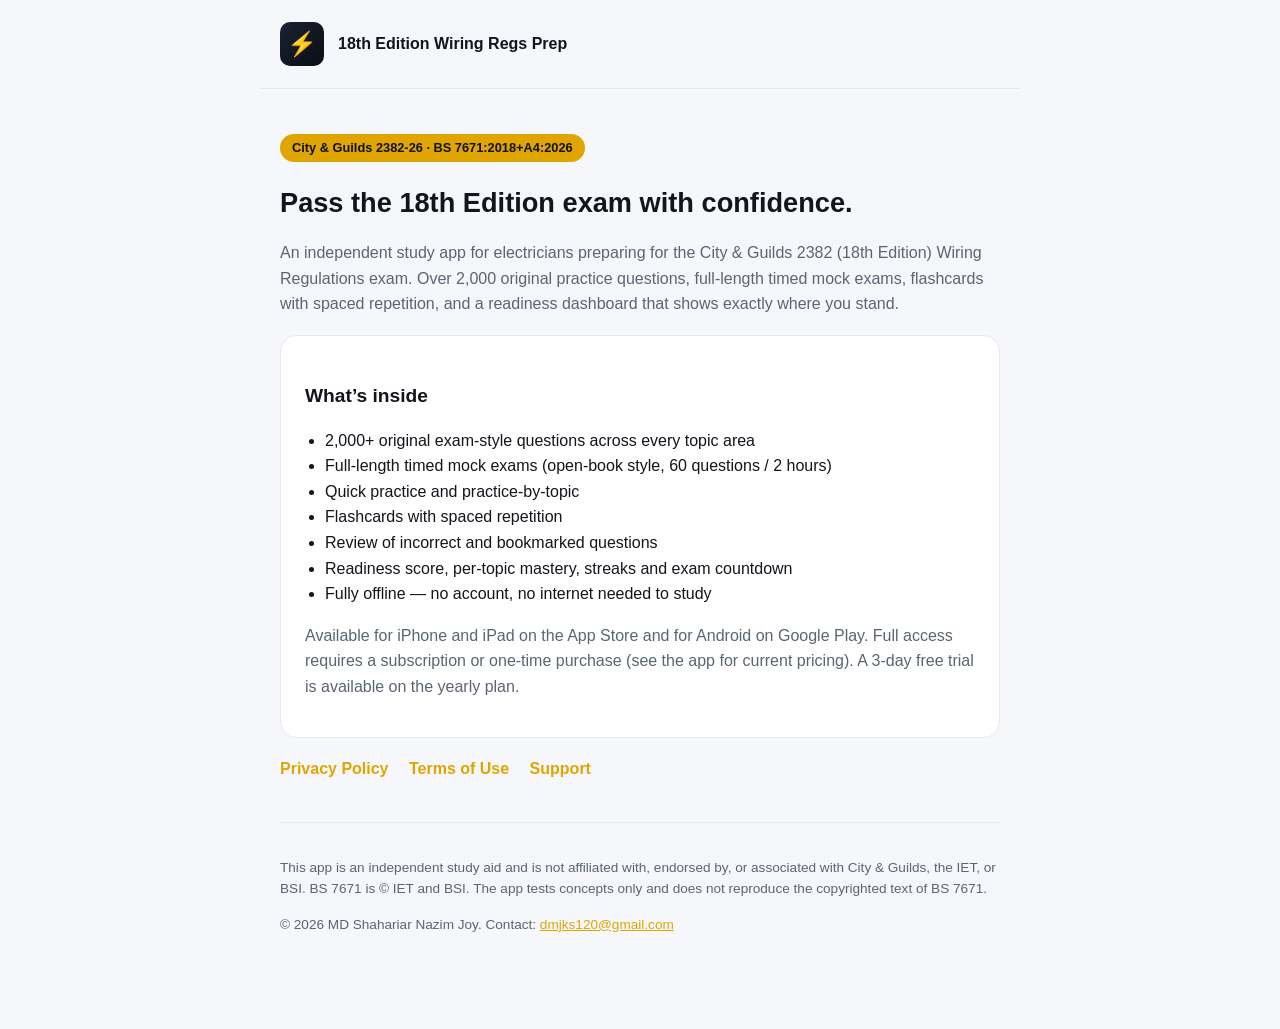
<file: index.html>
<!doctype html>
<html lang="en">
<head>
<meta charset="utf-8">
<meta name="viewport" content="width=device-width,initial-scale=1">
<title>18th Edition Wiring Regs Prep — BS 7671 Exam Practice</title>
<meta name="description" content="Practice for the City & Guilds 2382 (18th Edition) BS 7671 electrician exam with 2,000+ questions, timed mock exams, flashcards and progress tracking.">
<link rel="stylesheet" href="style.css">
</head>
<body>
<header class="top">
  <div class="logo">⚡️</div>
  <strong>18th Edition Wiring Regs Prep</strong>
</header>
<div class="wrap">
  <p class="pill">City &amp; Guilds 2382-26 · BS 7671:2018+A4:2026</p>
  <h1>Pass the 18th Edition exam with confidence.</h1>
  <p class="muted">An independent study app for electricians preparing for the City &amp; Guilds 2382 (18th Edition) Wiring Regulations exam. Over 2,000 original practice questions, full-length timed mock exams, flashcards with spaced repetition, and a readiness dashboard that shows exactly where you stand.</p>

  <div class="card">
    <h2 style="border:0;margin-top:0">What’s inside</h2>
    <ul>
      <li>2,000+ original exam-style questions across every topic area</li>
      <li>Full-length timed mock exams (open-book style, 60 questions / 2 hours)</li>
      <li>Quick practice and practice-by-topic</li>
      <li>Flashcards with spaced repetition</li>
      <li>Review of incorrect and bookmarked questions</li>
      <li>Readiness score, per-topic mastery, streaks and exam countdown</li>
      <li>Fully offline — no account, no internet needed to study</li>
    </ul>
    <p class="muted">Available for iPhone and iPad on the App Store and for Android on Google Play. Full access requires a subscription or one-time purchase (see the app for current pricing). A 3-day free trial is available on the yearly plan.</p>
  </div>

  <nav>
    <a href="privacy.html">Privacy Policy</a>
    <a href="terms.html">Terms of Use</a>
    <a href="support.html">Support</a>
  </nav>

  <footer>
    <p>This app is an independent study aid and is not affiliated with, endorsed by, or associated with City &amp; Guilds, the IET, or BSI. BS 7671 is © IET and BSI. The app tests concepts only and does not reproduce the copyrighted text of BS 7671.</p>
    <p>© 2026 MD Shahariar Nazim Joy. Contact: <a href="mailto:dmjks120@gmail.com">dmjks120@gmail.com</a></p>
  </footer>
</div>
</body>
</html>
</file>
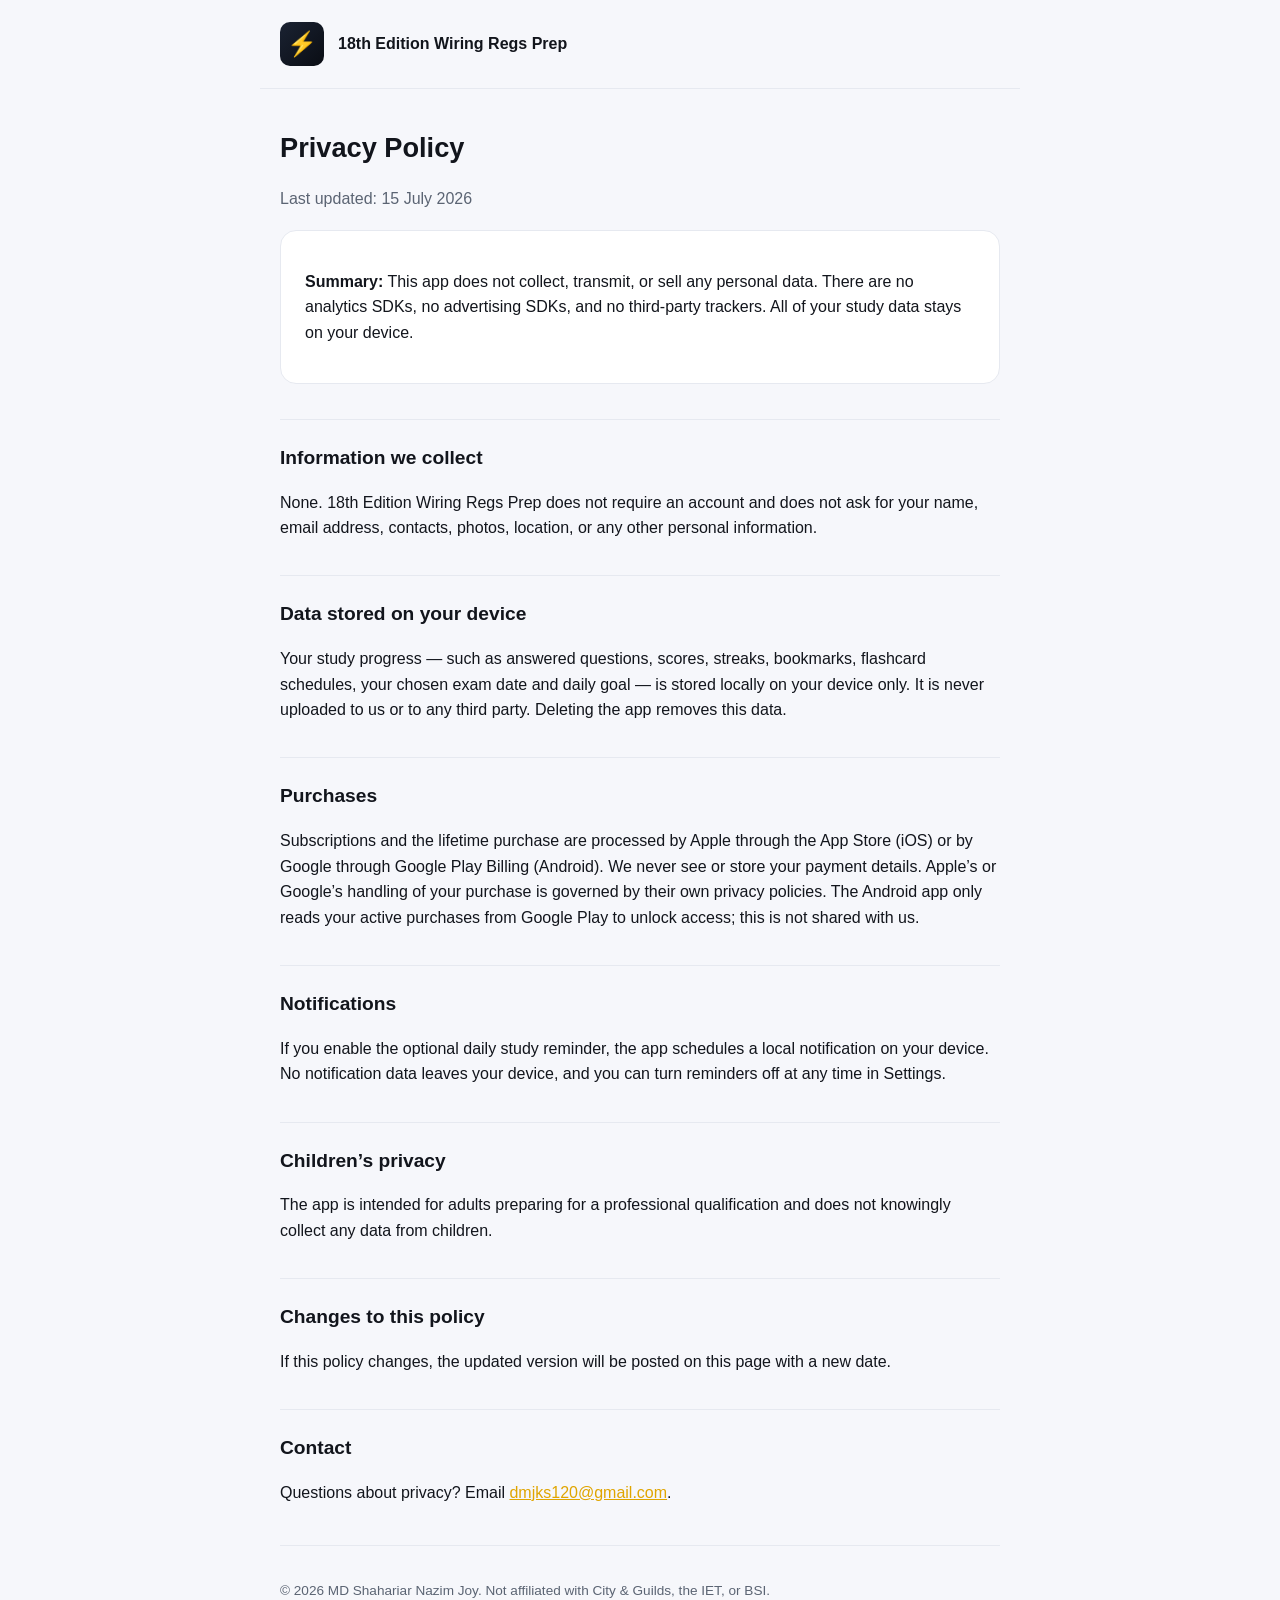
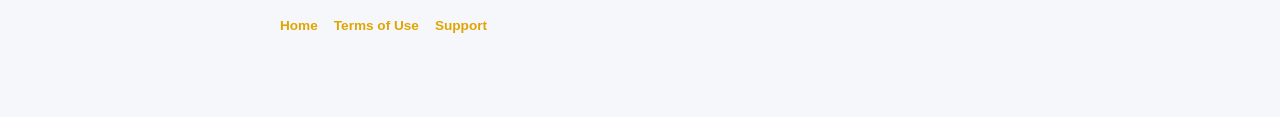
<file: privacy.html>
<!doctype html>
<html lang="en">
<head>
<meta charset="utf-8">
<meta name="viewport" content="width=device-width,initial-scale=1">
<title>Privacy Policy — 18th Edition Wiring Regs Prep</title>
<meta name="description" content="Privacy policy for 18th Edition Wiring Regs Prep. The app collects no personal data; all study data stays on your device.">
<link rel="stylesheet" href="style.css">
</head>
<body>
<header class="top"><div class="logo">⚡️</div><strong>18th Edition Wiring Regs Prep</strong></header>
<div class="wrap">
  <h1>Privacy Policy</h1>
  <p class="muted">Last updated: 15 July 2026</p>

  <div class="card">
    <p><strong>Summary:</strong> This app does not collect, transmit, or sell any personal data. There are no analytics SDKs, no advertising SDKs, and no third-party trackers. All of your study data stays on your device.</p>
  </div>

  <h2>Information we collect</h2>
  <p>None. 18th Edition Wiring Regs Prep does not require an account and does not ask for your name, email address, contacts, photos, location, or any other personal information.</p>

  <h2>Data stored on your device</h2>
  <p>Your study progress — such as answered questions, scores, streaks, bookmarks, flashcard schedules, your chosen exam date and daily goal — is stored locally on your device only. It is never uploaded to us or to any third party. Deleting the app removes this data.</p>

  <h2>Purchases</h2>
  <p>Subscriptions and the lifetime purchase are processed by Apple through the App Store (iOS) or by Google through Google Play Billing (Android). We never see or store your payment details. Apple’s or Google’s handling of your purchase is governed by their own privacy policies. The Android app only reads your active purchases from Google Play to unlock access; this is not shared with us.</p>

  <h2>Notifications</h2>
  <p>If you enable the optional daily study reminder, the app schedules a local notification on your device. No notification data leaves your device, and you can turn reminders off at any time in Settings.</p>

  <h2>Children’s privacy</h2>
  <p>The app is intended for adults preparing for a professional qualification and does not knowingly collect any data from children.</p>

  <h2>Changes to this policy</h2>
  <p>If this policy changes, the updated version will be posted on this page with a new date.</p>

  <h2>Contact</h2>
  <p>Questions about privacy? Email <a href="mailto:dmjks120@gmail.com">dmjks120@gmail.com</a>.</p>

  <footer>
    <p>© 2026 MD Shahariar Nazim Joy. Not affiliated with City &amp; Guilds, the IET, or BSI.</p>
    <nav><a href="index.html">Home</a><a href="terms.html">Terms of Use</a><a href="support.html">Support</a></nav>
  </footer>
</div>
</body>
</html>
</file>
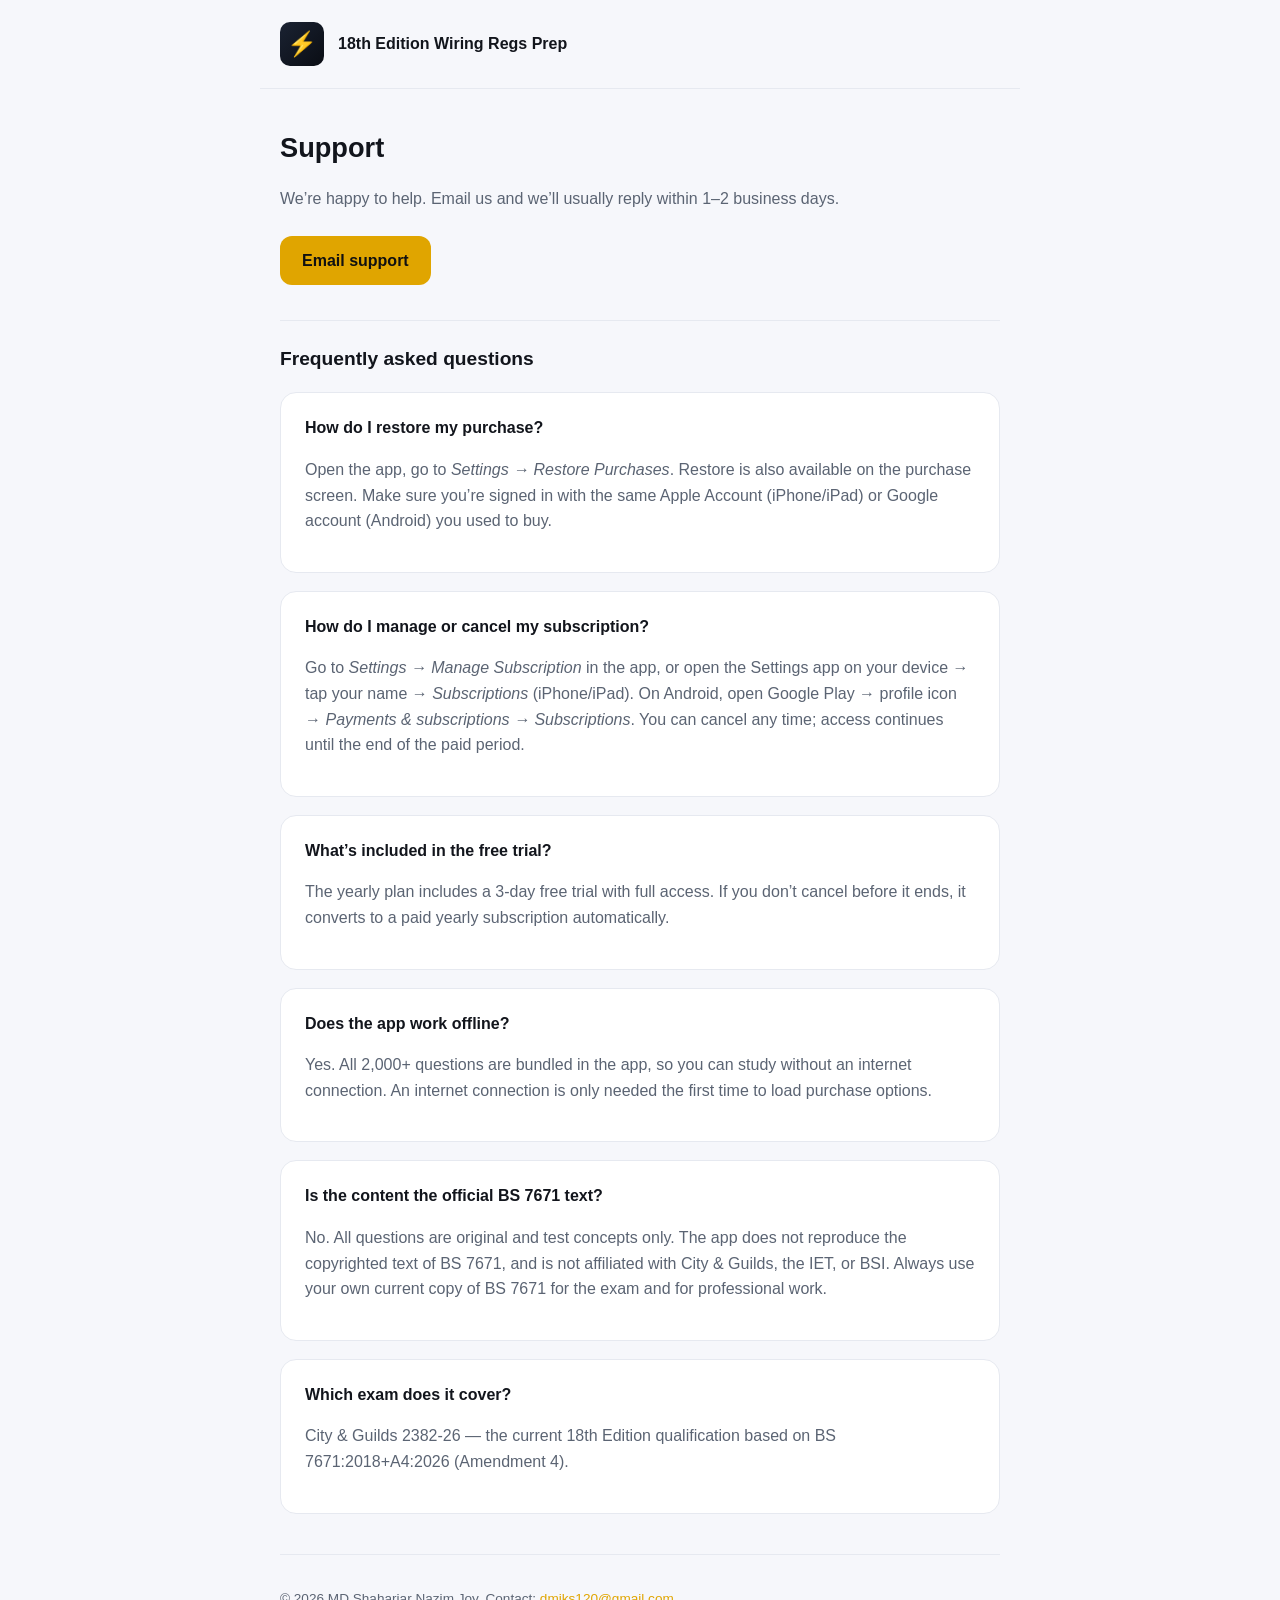
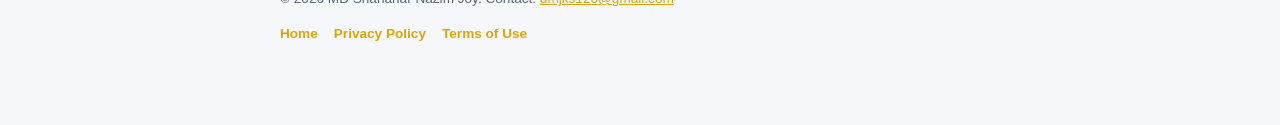
<file: support.html>
<!doctype html>
<html lang="en">
<head>
<meta charset="utf-8">
<meta name="viewport" content="width=device-width,initial-scale=1">
<title>Support — 18th Edition Wiring Regs Prep</title>
<meta name="description" content="Support and FAQ for 18th Edition Wiring Regs Prep — restore purchases, manage subscriptions, and contact.">
<link rel="stylesheet" href="style.css">
</head>
<body>
<header class="top"><div class="logo">⚡️</div><strong>18th Edition Wiring Regs Prep</strong></header>
<div class="wrap">
  <h1>Support</h1>
  <p class="muted">We’re happy to help. Email us and we’ll usually reply within 1–2 business days.</p>
  <a class="btn" href="mailto:dmjks120@gmail.com">Email support</a>

  <h2>Frequently asked questions</h2>

  <div class="card">
    <strong>How do I restore my purchase?</strong>
    <p class="muted">Open the app, go to <em>Settings → Restore Purchases</em>. Restore is also available on the purchase screen. Make sure you’re signed in with the same Apple Account (iPhone/iPad) or Google account (Android) you used to buy.</p>
  </div>

  <div class="card">
    <strong>How do I manage or cancel my subscription?</strong>
    <p class="muted">Go to <em>Settings → Manage Subscription</em> in the app, or open the Settings app on your device → tap your name → <em>Subscriptions</em> (iPhone/iPad). On Android, open Google Play → profile icon → <em>Payments &amp; subscriptions → Subscriptions</em>. You can cancel any time; access continues until the end of the paid period.</p>
  </div>

  <div class="card">
    <strong>What’s included in the free trial?</strong>
    <p class="muted">The yearly plan includes a 3-day free trial with full access. If you don’t cancel before it ends, it converts to a paid yearly subscription automatically.</p>
  </div>

  <div class="card">
    <strong>Does the app work offline?</strong>
    <p class="muted">Yes. All 2,000+ questions are bundled in the app, so you can study without an internet connection. An internet connection is only needed the first time to load purchase options.</p>
  </div>

  <div class="card">
    <strong>Is the content the official BS 7671 text?</strong>
    <p class="muted">No. All questions are original and test concepts only. The app does not reproduce the copyrighted text of BS 7671, and is not affiliated with City &amp; Guilds, the IET, or BSI. Always use your own current copy of BS 7671 for the exam and for professional work.</p>
  </div>

  <div class="card">
    <strong>Which exam does it cover?</strong>
    <p class="muted">City &amp; Guilds 2382-26 — the current 18th Edition qualification based on BS 7671:2018+A4:2026 (Amendment 4).</p>
  </div>

  <footer>
    <p>© 2026 MD Shahariar Nazim Joy. Contact: <a href="mailto:dmjks120@gmail.com">dmjks120@gmail.com</a></p>
    <nav><a href="index.html">Home</a><a href="privacy.html">Privacy Policy</a><a href="terms.html">Terms of Use</a></nav>
  </footer>
</div>
</body>
</html>
</file>
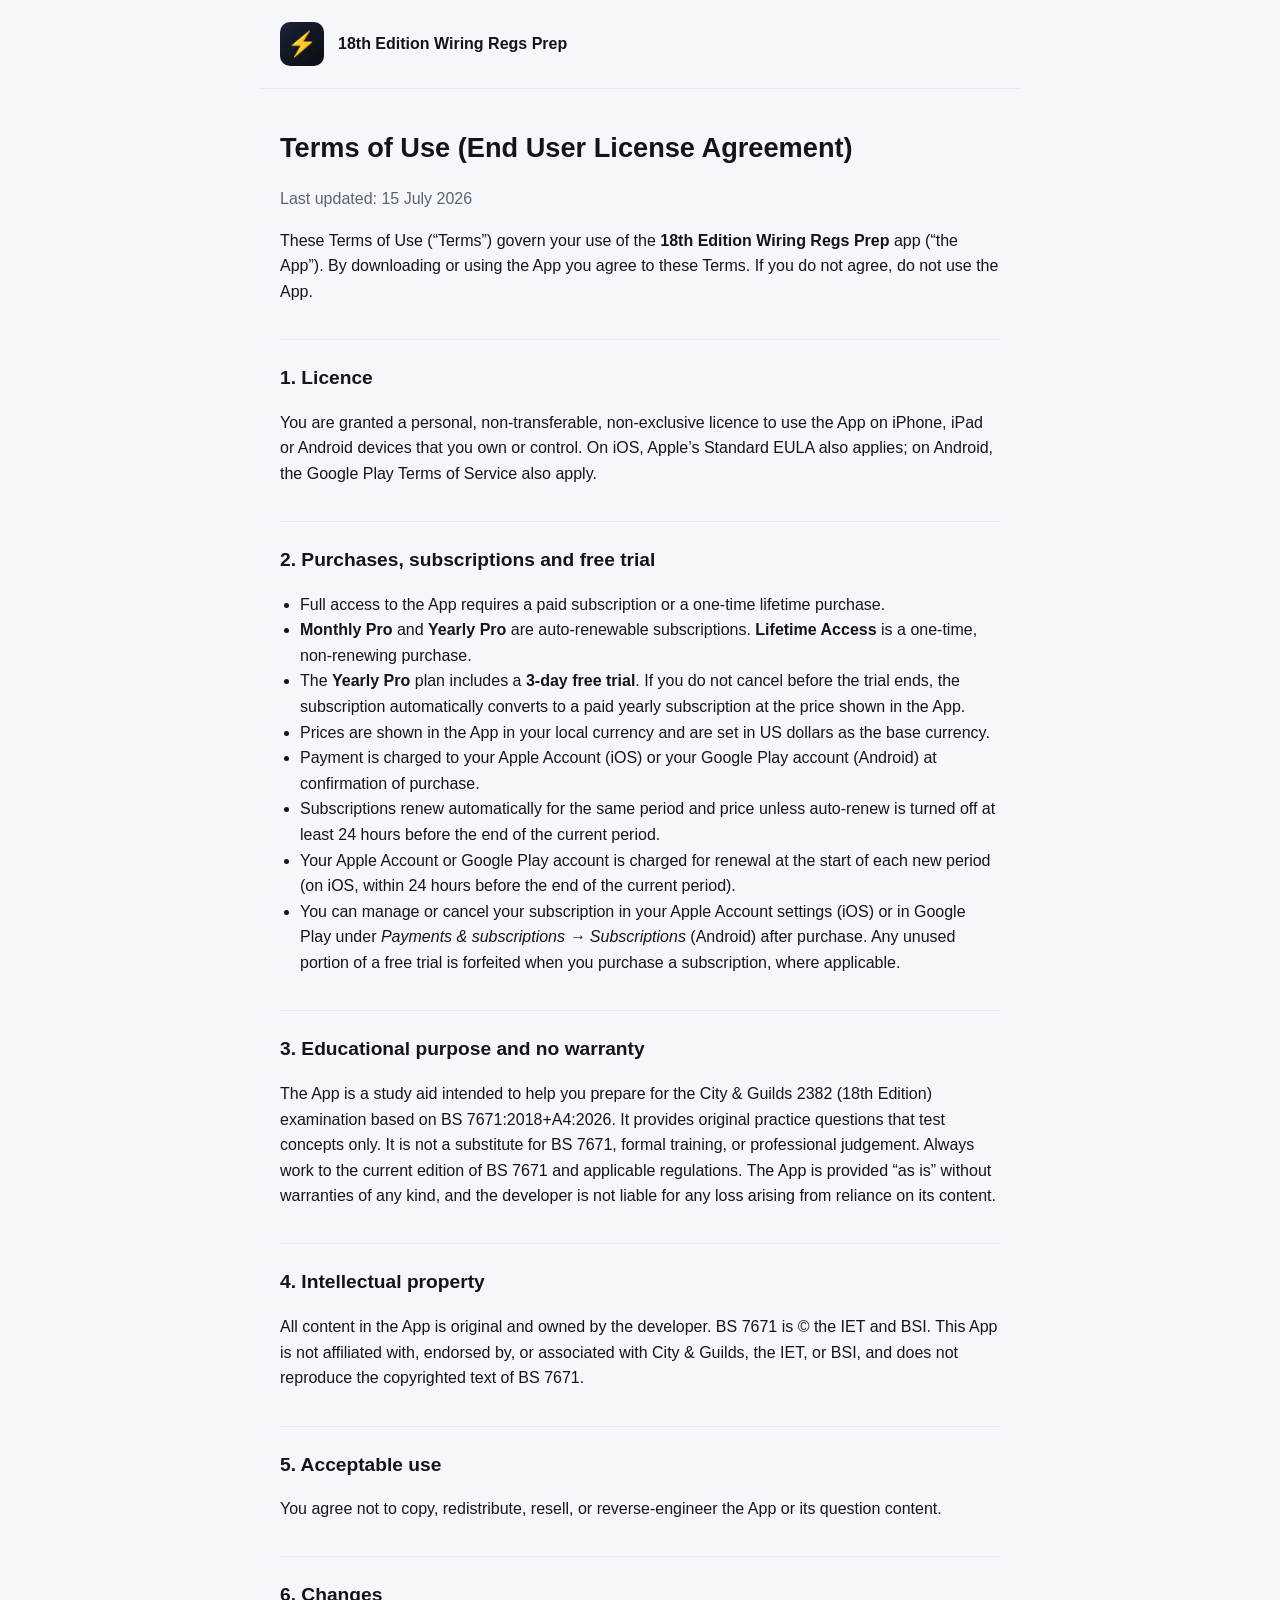
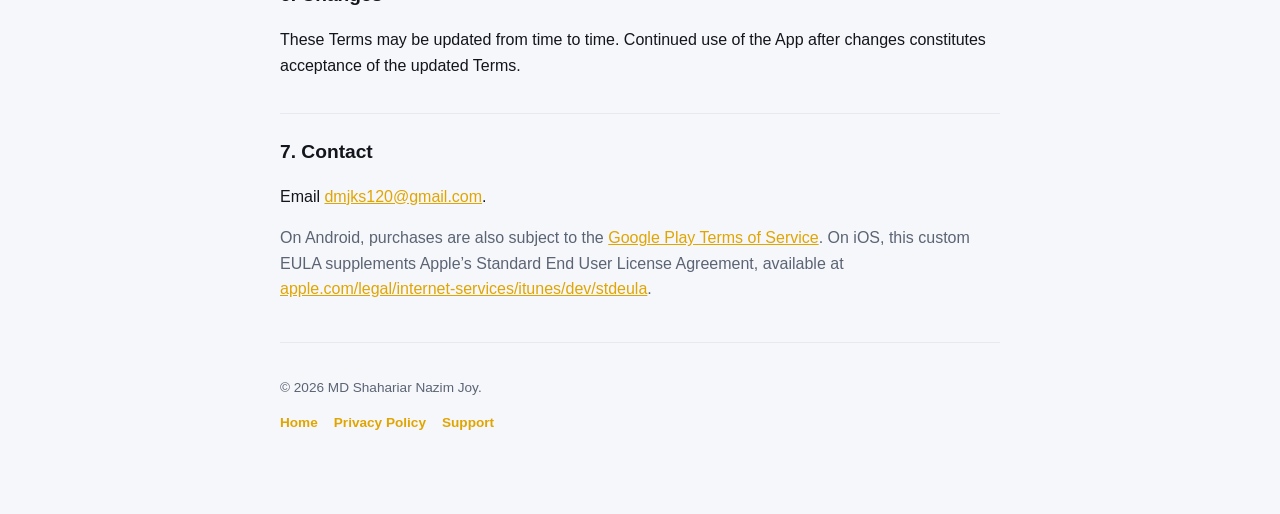
<file: terms.html>
<!doctype html>
<html lang="en">
<head>
<meta charset="utf-8">
<meta name="viewport" content="width=device-width,initial-scale=1">
<title>Terms of Use (EULA) — 18th Edition Wiring Regs Prep</title>
<meta name="description" content="Terms of Use and End User License Agreement for 18th Edition Wiring Regs Prep, including auto-renewable subscription terms.">
<link rel="stylesheet" href="style.css">
</head>
<body>
<header class="top"><div class="logo">⚡️</div><strong>18th Edition Wiring Regs Prep</strong></header>
<div class="wrap">
  <h1>Terms of Use (End User License Agreement)</h1>
  <p class="muted">Last updated: 15 July 2026</p>

  <p>These Terms of Use (“Terms”) govern your use of the <strong>18th Edition Wiring Regs Prep</strong> app (“the App”). By downloading or using the App you agree to these Terms. If you do not agree, do not use the App.</p>

  <h2>1. Licence</h2>
  <p>You are granted a personal, non-transferable, non-exclusive licence to use the App on iPhone, iPad or Android devices that you own or control. On iOS, Apple’s Standard EULA also applies; on Android, the Google Play Terms of Service also apply.</p>

  <h2>2. Purchases, subscriptions and free trial</h2>
  <ul>
    <li>Full access to the App requires a paid subscription or a one-time lifetime purchase.</li>
    <li><strong>Monthly Pro</strong> and <strong>Yearly Pro</strong> are auto-renewable subscriptions. <strong>Lifetime Access</strong> is a one-time, non-renewing purchase.</li>
    <li>The <strong>Yearly Pro</strong> plan includes a <strong>3-day free trial</strong>. If you do not cancel before the trial ends, the subscription automatically converts to a paid yearly subscription at the price shown in the App.</li>
    <li>Prices are shown in the App in your local currency and are set in US dollars as the base currency.</li>
    <li>Payment is charged to your Apple Account (iOS) or your Google Play account (Android) at confirmation of purchase.</li>
    <li>Subscriptions renew automatically for the same period and price unless auto-renew is turned off at least 24 hours before the end of the current period.</li>
    <li>Your Apple Account or Google Play account is charged for renewal at the start of each new period (on iOS, within 24 hours before the end of the current period).</li>
    <li>You can manage or cancel your subscription in your Apple Account settings (iOS) or in Google Play under <em>Payments &amp; subscriptions → Subscriptions</em> (Android) after purchase. Any unused portion of a free trial is forfeited when you purchase a subscription, where applicable.</li>
  </ul>

  <h2>3. Educational purpose and no warranty</h2>
  <p>The App is a study aid intended to help you prepare for the City &amp; Guilds 2382 (18th Edition) examination based on BS 7671:2018+A4:2026. It provides original practice questions that test concepts only. It is not a substitute for BS 7671, formal training, or professional judgement. Always work to the current edition of BS 7671 and applicable regulations. The App is provided “as is” without warranties of any kind, and the developer is not liable for any loss arising from reliance on its content.</p>

  <h2>4. Intellectual property</h2>
  <p>All content in the App is original and owned by the developer. BS 7671 is © the IET and BSI. This App is not affiliated with, endorsed by, or associated with City &amp; Guilds, the IET, or BSI, and does not reproduce the copyrighted text of BS 7671.</p>

  <h2>5. Acceptable use</h2>
  <p>You agree not to copy, redistribute, resell, or reverse-engineer the App or its question content.</p>

  <h2>6. Changes</h2>
  <p>These Terms may be updated from time to time. Continued use of the App after changes constitutes acceptance of the updated Terms.</p>

  <h2>7. Contact</h2>
  <p>Email <a href="mailto:dmjks120@gmail.com">dmjks120@gmail.com</a>.</p>

  <p class="muted">On Android, purchases are also subject to the <a href="https://play.google.com/about/play-terms/">Google Play Terms of Service</a>. On iOS, this custom EULA supplements Apple’s Standard End User License Agreement, available at
    <a href="https://www.apple.com/legal/internet-services/itunes/dev/stdeula/">apple.com/legal/internet-services/itunes/dev/stdeula</a>.</p>

  <footer>
    <p>© 2026 MD Shahariar Nazim Joy.</p>
    <nav><a href="index.html">Home</a><a href="privacy.html">Privacy Policy</a><a href="support.html">Support</a></nav>
  </footer>
</div>
</body>
</html>
</file>
<file: style.css>
:root{--bg:#0b0e14;--card:#141925;--txt:#e9edf5;--mut:#9aa4b6;--acc:#ffd60a;--line:#232a38}
@media (prefers-color-scheme:light){:root{--bg:#f6f7fb;--card:#fff;--txt:#12151c;--mut:#5b6473;--acc:#e0a500;--line:#e6e9f0}}
*{box-sizing:border-box}
body{margin:0;font-family:-apple-system,BlinkMacSystemFont,"Segoe UI",Roboto,Helvetica,Arial,sans-serif;background:var(--bg);color:var(--txt);line-height:1.6}
.wrap{max-width:760px;margin:0 auto;padding:32px 20px 80px}
header.top{display:flex;align-items:center;gap:14px;padding:22px 20px;border-bottom:1px solid var(--line);max-width:760px;margin:0 auto}
.logo{width:44px;height:44px;border-radius:10px;background:linear-gradient(135deg,#1a2232,#0a0d14);display:flex;align-items:center;justify-content:center;font-size:24px}
h1{font-size:1.7rem;margin:.2em 0}
h2{font-size:1.2rem;margin-top:1.8em;border-top:1px solid var(--line);padding-top:1.2em}
a{color:var(--acc)}
.muted{color:var(--mut)}
.card{background:var(--card);border:1px solid var(--line);border-radius:16px;padding:22px 24px;margin:18px 0}
.pill{display:inline-block;background:var(--acc);color:#111;font-weight:700;border-radius:999px;padding:4px 12px;font-size:.8rem}
nav a{margin-right:16px;text-decoration:none;font-weight:600}
footer{color:var(--mut);font-size:.85rem;border-top:1px solid var(--line);padding-top:20px;margin-top:40px}
ul{padding-left:20px}
code{background:var(--card);padding:2px 6px;border-radius:5px}
.btn{display:inline-block;background:var(--acc);color:#111;font-weight:700;text-decoration:none;padding:12px 22px;border-radius:12px;margin-top:8px}
</file>
